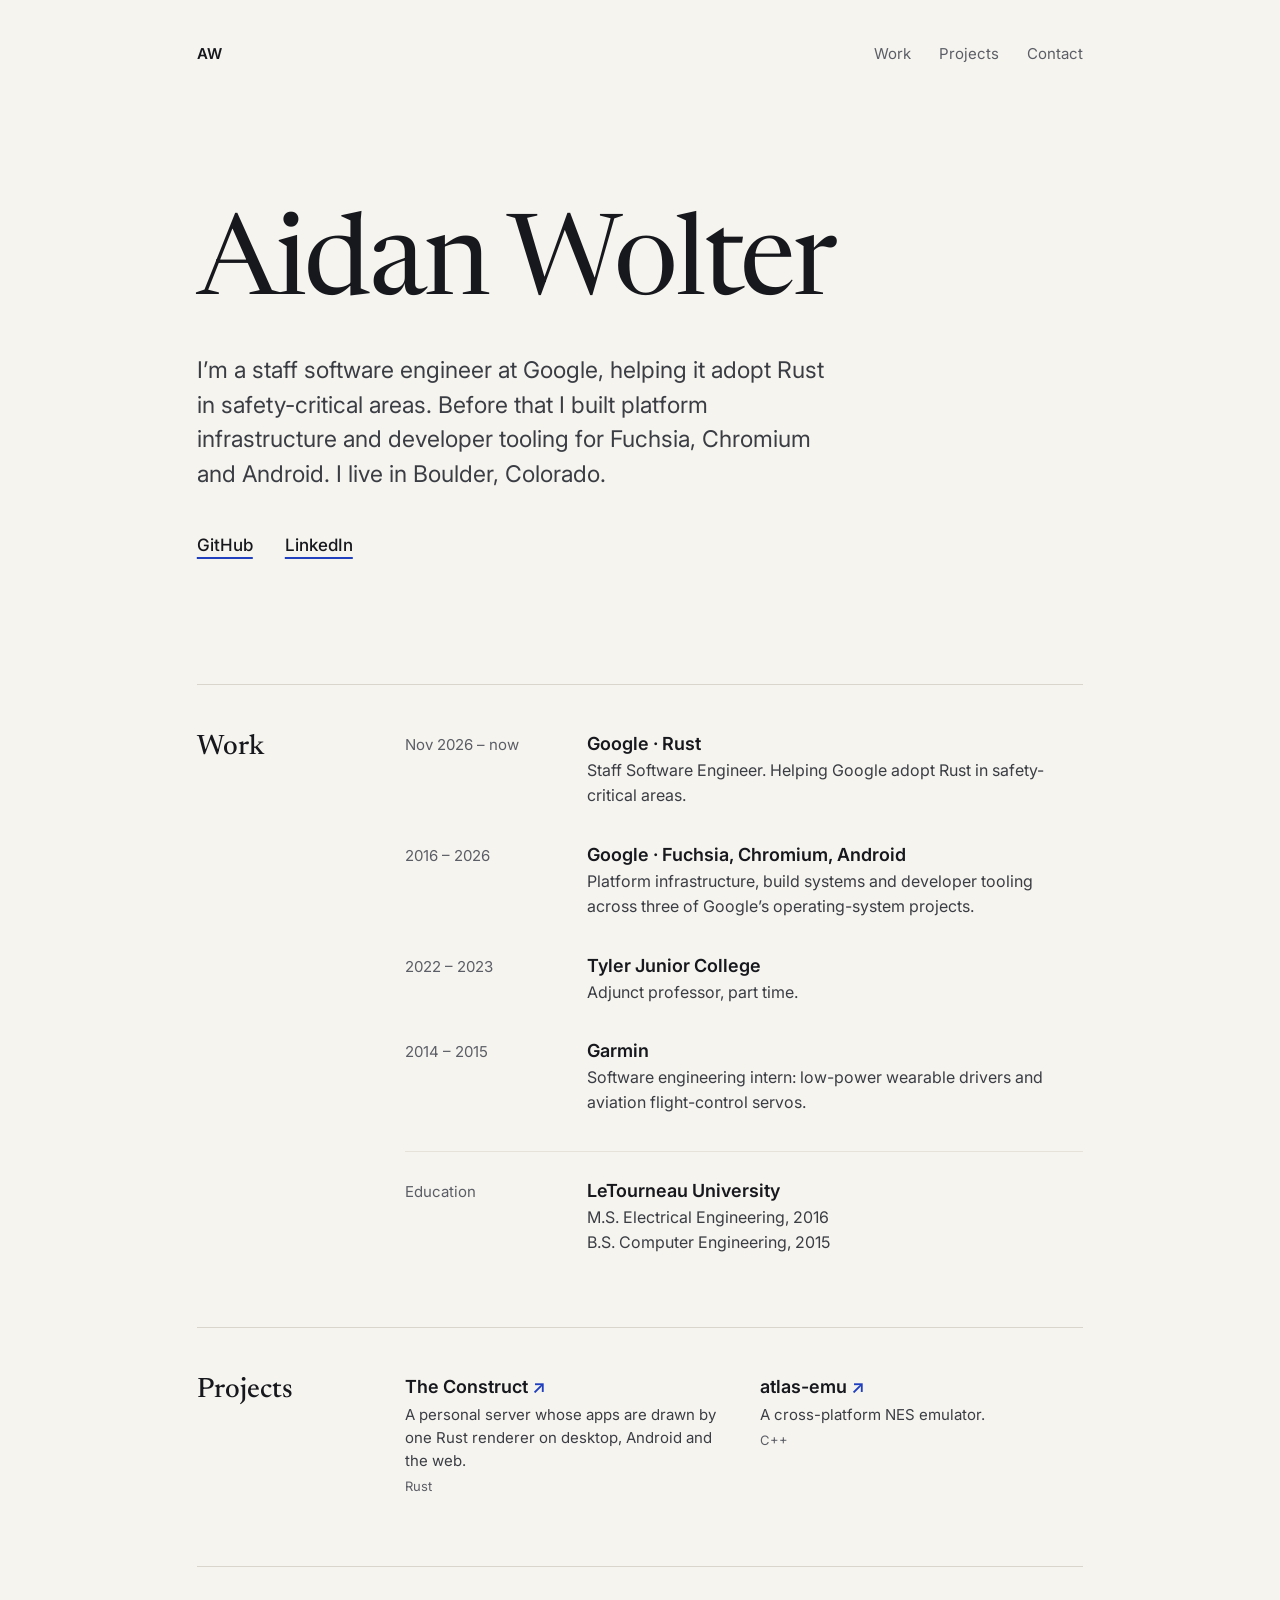
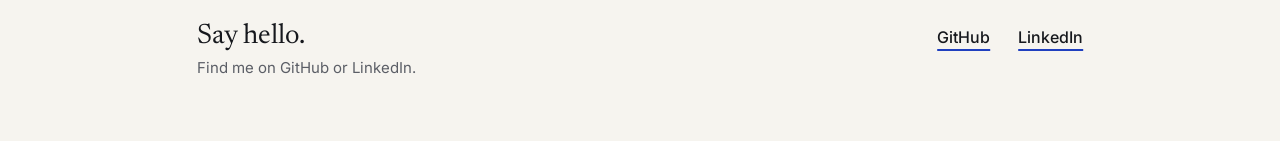
<file: index.html>
<!DOCTYPE html>
<html lang="en">
<head>
  <meta charset="utf-8" />
  <meta name="viewport" content="width=device-width, initial-scale=1, viewport-fit=cover" />
  <title>Aidan Wolter</title>
  <meta name="description" content="Staff software engineer at Google, helping it adopt Rust in safety-critical areas." />
  <meta name="theme-color" content="#f6f4ef" />
  <meta name="color-scheme" content="light" />
  <link rel="canonical" href="https://aidanwolter.com/" />

  <link rel="icon" type="image/svg+xml" href="favicon.svg" />

  <meta property="og:type" content="website" />
  <meta property="og:url" content="https://aidanwolter.com/" />
  <meta property="og:title" content="Aidan Wolter" />
  <meta property="og:description" content="Staff software engineer at Google, helping it adopt Rust in safety-critical areas." />
  <meta name="twitter:card" content="summary" />

  <link rel="preconnect" href="https://fonts.googleapis.com" />
  <link rel="preconnect" href="https://fonts.gstatic.com" crossorigin />
  <link href="https://fonts.googleapis.com/css2?family=Newsreader:opsz,wght@6..72,400;6..72,500&family=Inter:wght@400;500;600&display=swap" rel="stylesheet" />
  <link rel="stylesheet" href="style.css" />

  <script type="application/ld+json">
  {
    "@context": "https://schema.org",
    "@type": "Person",
    "name": "Aidan Wolter",
    "url": "https://aidanwolter.com/",
    "jobTitle": "Staff Software Engineer",
    "worksFor": { "@type": "Organization", "name": "Google" },
    "sameAs": ["https://github.com/aidanwolter3", "https://www.linkedin.com/in/aidan-wolter-5218a46b/"]
  }
  </script>
</head>
<body>
  <div class="page">
    <header class="top">
      <a href="#top" class="mark">AW</a>
      <nav aria-label="Sections" class="sections">
        <a href="#work">Work</a>
        <a href="#projects">Projects</a>
        <a href="#contact">Contact</a>
      </nav>
    </header>

    <main>
      <section id="top" class="hero">
        <h1 class="name">Aidan Wolter</h1>
        <p class="intro">I&rsquo;m a staff software engineer at Google, helping it adopt Rust in safety-critical areas. Before that I built platform infrastructure and developer tooling for Fuchsia, Chromium and Android. I live in Boulder,&nbsp;Colorado.</p>
        <nav aria-label="Elsewhere" class="links">
          <a href="https://github.com/aidanwolter3" rel="me">GitHub</a>
          <a href="https://www.linkedin.com/in/aidan-wolter-5218a46b/" rel="me">LinkedIn</a>
        </nav>
      </section>

      <section id="work" class="block">
        <h2>Work</h2>
        <div class="entries">
          <div class="entry">
            <span class="when">Nov 2026 &ndash; now</span>
            <div class="what">
              <h3>Google &middot; Rust</h3>
              <p>Staff Software Engineer. Helping Google adopt Rust in safety-critical areas.</p>
            </div>
          </div>
          <div class="entry">
            <span class="when">2016 &ndash; 2026</span>
            <div class="what">
              <h3>Google &middot; Fuchsia, Chromium, Android</h3>
              <p>Platform infrastructure, build systems and developer tooling across three of Google&rsquo;s operating-system projects.</p>
            </div>
          </div>
          <div class="entry">
            <span class="when">2022 &ndash; 2023</span>
            <div class="what">
              <h3>Tyler Junior College</h3>
              <p>Adjunct professor, part time.</p>
            </div>
          </div>
          <div class="entry">
            <span class="when">2014 &ndash; 2015</span>
            <div class="what">
              <h3>Garmin</h3>
              <p>Software engineering intern: low-power wearable drivers and aviation flight-control servos.</p>
            </div>
          </div>
          <div class="entry entry--rule">
            <span class="when">Education</span>
            <div class="what">
              <h3>LeTourneau University</h3>
              <p>M.S. Electrical Engineering, 2016<br />B.S. Computer Engineering, 2015</p>
            </div>
          </div>
        </div>
      </section>

      <section id="projects" class="block">
        <h2>Projects</h2>
        <div class="projects">
          <a class="project" href="https://github.com/aidanwolter3/the-construct">
            <h3>The Construct <span class="arrow" aria-hidden="true">&#8599;</span></h3>
            <p>A personal server whose apps are drawn by one Rust renderer on desktop, Android and the web.</p>
            <span class="lang">Rust</span>
          </a>
          <a class="project" href="https://github.com/aidanwolter3/atlas-emu">
            <h3>atlas-emu <span class="arrow" aria-hidden="true">&#8599;</span></h3>
            <p>A cross-platform NES emulator.</p>
            <span class="lang">C++</span>
          </a>
        </div>
      </section>
    </main>

    <footer id="contact" class="contact">
      <div>
        <p class="hello">Say hello.</p>
        <p class="hint">Find me on GitHub or LinkedIn.</p>
      </div>
      <nav aria-label="Contact" class="links">
        <a href="https://github.com/aidanwolter3" rel="me">GitHub</a>
        <a href="https://www.linkedin.com/in/aidan-wolter-5218a46b/" rel="me">LinkedIn</a>
      </nav>
    </footer>
  </div>
</body>
</html>
</file>
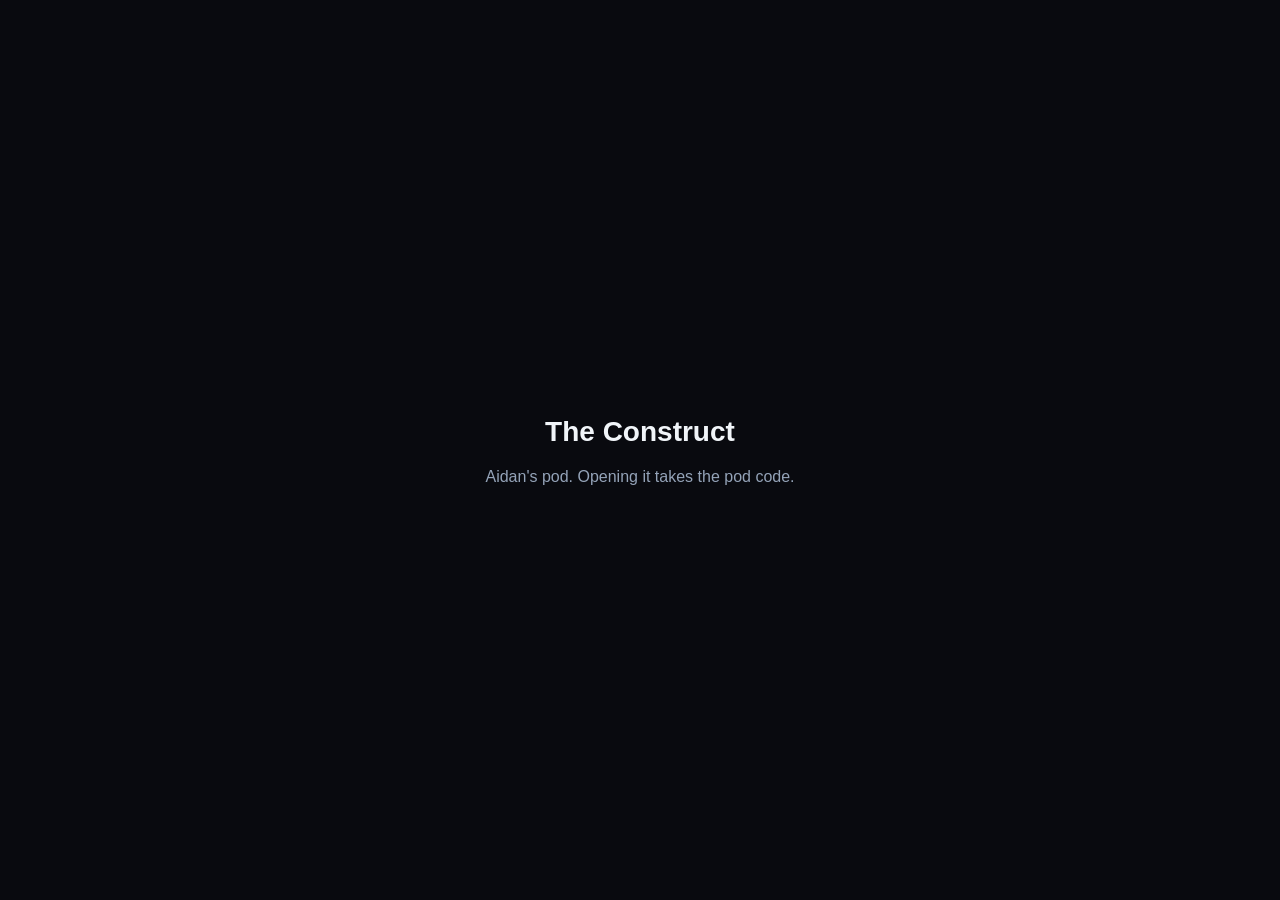
<file: construct/index.html>
<!DOCTYPE html>
<html lang="en">
<head>
  <meta charset="UTF-8" />
  <!-- Scripts only from this site and the pod's server, which serves The Construct's web client. -->
  <meta http-equiv="Content-Security-Policy" content="default-src 'none'; script-src 'self' https://the-construct-pod.fly.dev 'wasm-unsafe-eval'; connect-src https://the-construct-pod.fly.dev; style-src 'self'; img-src 'self' data:; base-uri 'none'; form-action 'none'" />
  <meta name="viewport" content="width=device-width, initial-scale=1, viewport-fit=cover" />
  <title>The Construct | Aidan Wolter</title>
  <meta name="description" content="Aidan's pod in The Construct." />
  <meta name="theme-color" content="#090a0f" />
  <link rel="icon" type="image/svg+xml" href="/favicon.svg" />
  <meta property="og:type" content="website" />
  <meta property="og:title" content="The Construct | Aidan Wolter" />
  <meta property="og:description" content="Aidan's pod in The Construct." />
  <link rel="stylesheet" href="/construct.css" />
</head>
<body>
  <main class="gate">
    <h1>The Construct</h1>
    <p>Aidan's pod. Opening it takes the pod code.</p>
    <button id="construct-sign-in" type="button" hidden>Open my pod</button>
    <p id="construct-status" role="status" hidden></p>
  </main>
  <div id="construct-root" data-mode="app"></div>
  <script type="module" src="https://the-construct-pod.fly.dev/web/mount.js"></script>
</body>
</html>
</file>
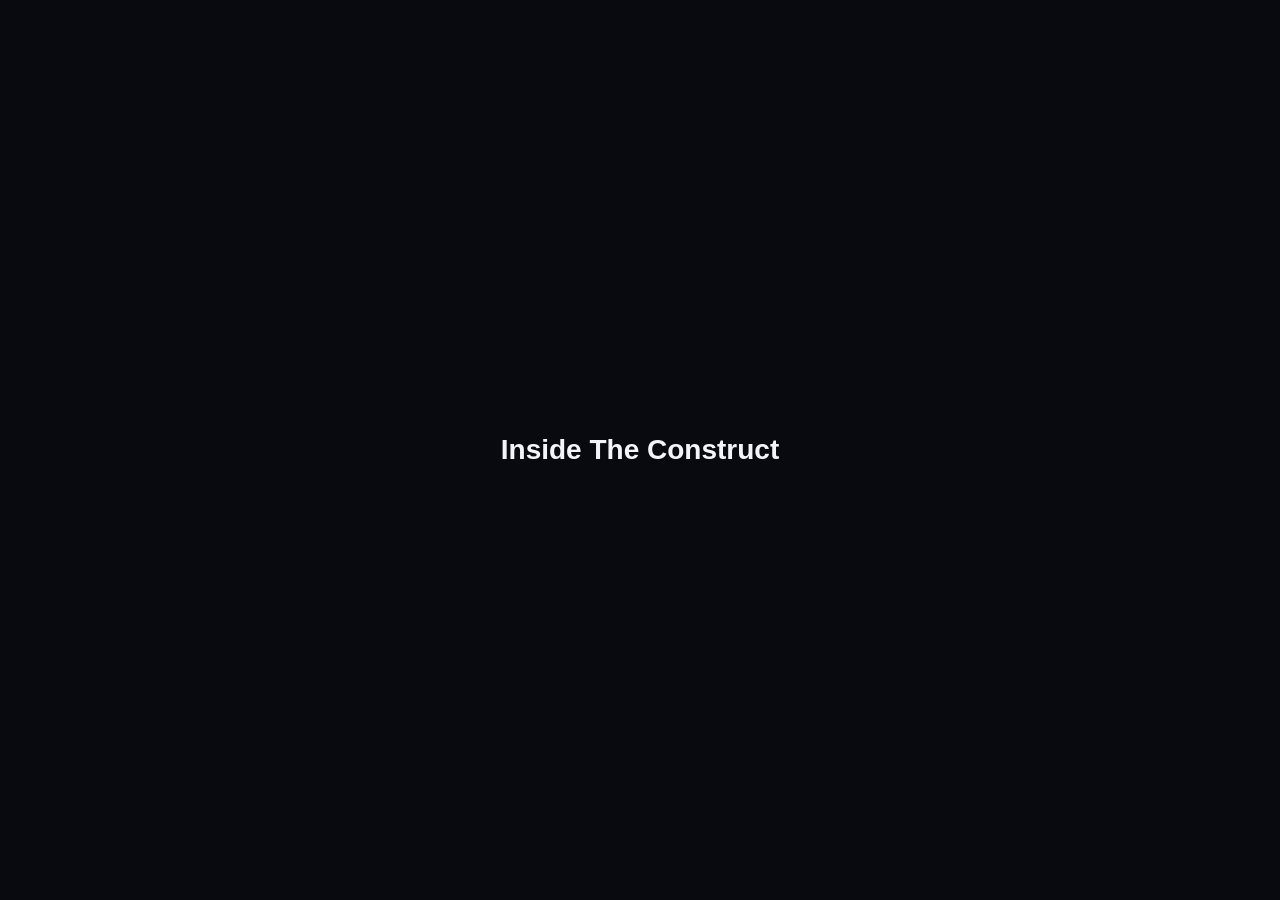
<file: design/index.html>
<!DOCTYPE html>
<html lang="en">
<head>
  <meta charset="UTF-8" />
  <!-- Scripts only from this site and the pod's server, which serves The Construct's web client. -->
  <meta http-equiv="Content-Security-Policy" content="default-src 'none'; script-src 'self' https://the-construct-pod.fly.dev 'wasm-unsafe-eval'; connect-src https://the-construct-pod.fly.dev; style-src 'self'; img-src 'self' data:; base-uri 'none'; form-action 'none'" />
  <meta name="viewport" content="width=device-width, initial-scale=1, viewport-fit=cover" />
  <title>Inside The Construct | Aidan Wolter</title>
  <meta name="description" content="How The Construct works, as a short course." />
  <meta name="theme-color" content="#090a0f" />
  <link rel="icon" type="image/svg+xml" href="/favicon.svg" />
  <meta property="og:type" content="website" />
  <meta property="og:title" content="Inside The Construct | Aidan Wolter" />
  <meta property="og:description" content="How The Construct works, as a short course." />
  <link rel="stylesheet" href="/construct.css" />
</head>
<body>
  <main class="gate">
    <h1>Inside The Construct</h1>
    <p id="construct-status" role="status" hidden></p>
  </main>
  <div id="construct-root" data-mode="public" data-handle="aidan"></div>
  <script type="module" src="https://the-construct-pod.fly.dev/web/mount.js"></script>
</body>
</html>
</file>
<file: style.css>
:root {
  --bg: #f6f4ef;
  --ink: #16181d;
  --ink-2: #3a3d44;
  --muted: #5b5e66;
  --rule: #d9d5cc;
  --rule-soft: #e6e2d9;
  --accent: #1f3fbf;
  --serif: "Newsreader", Georgia, serif;
  --sans: "Inter", system-ui, -apple-system, sans-serif;
}

*, *::before, *::after { box-sizing: border-box; }

html {
  background: var(--bg);
  scroll-behavior: smooth;
  -webkit-text-size-adjust: 100%;
  text-size-adjust: 100%;
}

body {
  margin: 0;
  color: var(--ink);
  font-family: var(--sans);
  -webkit-font-smoothing: antialiased;
  -moz-osx-font-smoothing: grayscale;
}

::selection { background: var(--accent); color: #fff; }

a { color: var(--ink); }
a:focus-visible { outline: 2px solid var(--accent); outline-offset: 4px; border-radius: 2px; }

h1, h2, h3, p { margin: 0; }

.page {
  max-width: 1040px;
  margin: 0 auto;
  padding: 0 clamp(16px, 6vw, 80px);
}

/* ---- Header ---- */

.top {
  display: flex;
  flex-wrap: wrap;
  justify-content: space-between;
  align-items: center;
  gap: 16px;
  padding: 32px 0;
  font-size: 15px;
}

.top a { display: inline-block; padding: 12px 0; text-decoration: none; }
.mark { font-weight: 600; letter-spacing: 0.02em; }
.sections { display: flex; gap: 28px; }
.sections a { color: var(--muted); }
.sections a:hover { color: var(--ink); }

/* ---- Hero ---- */

.hero {
  display: flex;
  flex-direction: column;
  gap: 32px;
  padding: clamp(56px, 12vh, 120px) 0 clamp(72px, 13vh, 128px);
}

.name {
  font-family: var(--serif);
  font-weight: 400;
  font-size: clamp(56px, 10vw, 112px);
  line-height: 0.95;
  letter-spacing: -0.02em;
}

.intro {
  max-width: 640px;
  font-size: clamp(19px, 2.2vw, 23px);
  line-height: 1.5;
  color: var(--ink-2);
  text-wrap: pretty;
}

.links { display: flex; flex-wrap: wrap; gap: 0 32px; font-size: 17px; font-weight: 500; }

.links a {
  display: inline-block;
  padding: 12px 0;
  text-decoration: underline;
  text-decoration-color: var(--accent);
  text-decoration-thickness: 2px;
  text-underline-offset: 6px;
  transition: text-decoration-thickness 160ms ease-out;
}
.links a:hover { text-decoration-thickness: 4px; }

/* ---- Sections ---- */

.block {
  display: flex;
  flex-wrap: wrap;
  gap: 24px 48px;
  border-top: 1px solid var(--rule);
  padding: 48px 0 72px;
  scroll-margin-top: 16px;
}

.block h2 {
  flex: 1 1 160px;
  font-family: var(--serif);
  font-weight: 500;
  font-size: 28px;
}

.entries, .projects { flex: 999 1 520px; min-width: 0; }

.entries { display: flex; flex-direction: column; gap: 36px; }

.entry { display: flex; flex-wrap: wrap; gap: 4px 32px; }
.entry--rule { border-top: 1px solid var(--rule-soft); padding-top: 28px; }
.when { flex: 0 0 150px; font-size: 15px; color: var(--muted); padding-top: 2px; }
.what { flex: 1 1 320px; display: flex; flex-direction: column; gap: 4px; }

h3 { font-size: 18px; font-weight: 600; }
.what p, .project p { font-size: 16px; line-height: 1.55; color: var(--ink-2); }

.projects {
  display: grid;
  grid-template-columns: repeat(auto-fit, minmax(180px, 1fr));
  gap: 36px 32px;
}

.project { display: flex; flex-direction: column; gap: 6px; text-decoration: none; }
.project p { font-size: 15px; }
.arrow { color: var(--accent); }
.project:hover h3 { text-decoration: underline; text-decoration-color: var(--accent); text-decoration-thickness: 2px; text-underline-offset: 5px; }
.lang { font-size: 13px; color: var(--muted); }

/* ---- Footer ---- */

.contact {
  display: flex;
  flex-wrap: wrap;
  justify-content: space-between;
  align-items: baseline;
  gap: 24px;
  border-top: 1px solid var(--rule);
  padding: 48px 0 max(64px, env(safe-area-inset-bottom));
}

.hello { font-family: var(--serif); font-size: 28px; }
.hint { margin-top: 8px; font-size: 15px; color: var(--muted); }
.contact .links { font-size: 16px; gap: 0 28px; }
</file>
<file: construct.css>
/* The Construct's pages (/construct/, /events/, /recipes/, /design/, 404.html): the web client, loaded from the pod's
   server by its mount.js, draws into a full-window canvas; until it does, a small gate shows its status. */
html, body { margin: 0; height: 100%; overflow: hidden; background: #090a0f; color: #f1f5f9;
  font: 16px/1.5 'Inter', -apple-system, BlinkMacSystemFont, 'Segoe UI', Roboto, sans-serif; }
canvas#construct { position: fixed; inset: 0; display: block; touch-action: none; }
body:not(.ready) canvas#construct { visibility: hidden; }
#construct-input { position: fixed; left: -1000px; top: 0; opacity: 0; width: 1px; height: 1px; }
.gate { position: fixed; inset: 0; display: grid; place-content: center; gap: 12px; padding: 16px;
  text-align: center; }
body.ready .gate { display: none; }
.gate h1 { margin: 0; font-size: 28px; font-weight: 600; }
.gate p { margin: 0; color: #94a3b8; }
.gate a { color: #38bdf8; }
#construct-status[hidden], #construct-sign-in[hidden] { display: none; }
#construct-sign-in { justify-self: center; font: inherit; font-weight: 600; padding: 12px 22px; border: 0;
  border-radius: 10px; background: #38bdf8; color: #090a0f; cursor: pointer; }
#construct-sign-in:hover { background: #60a5fa; }
</file>
